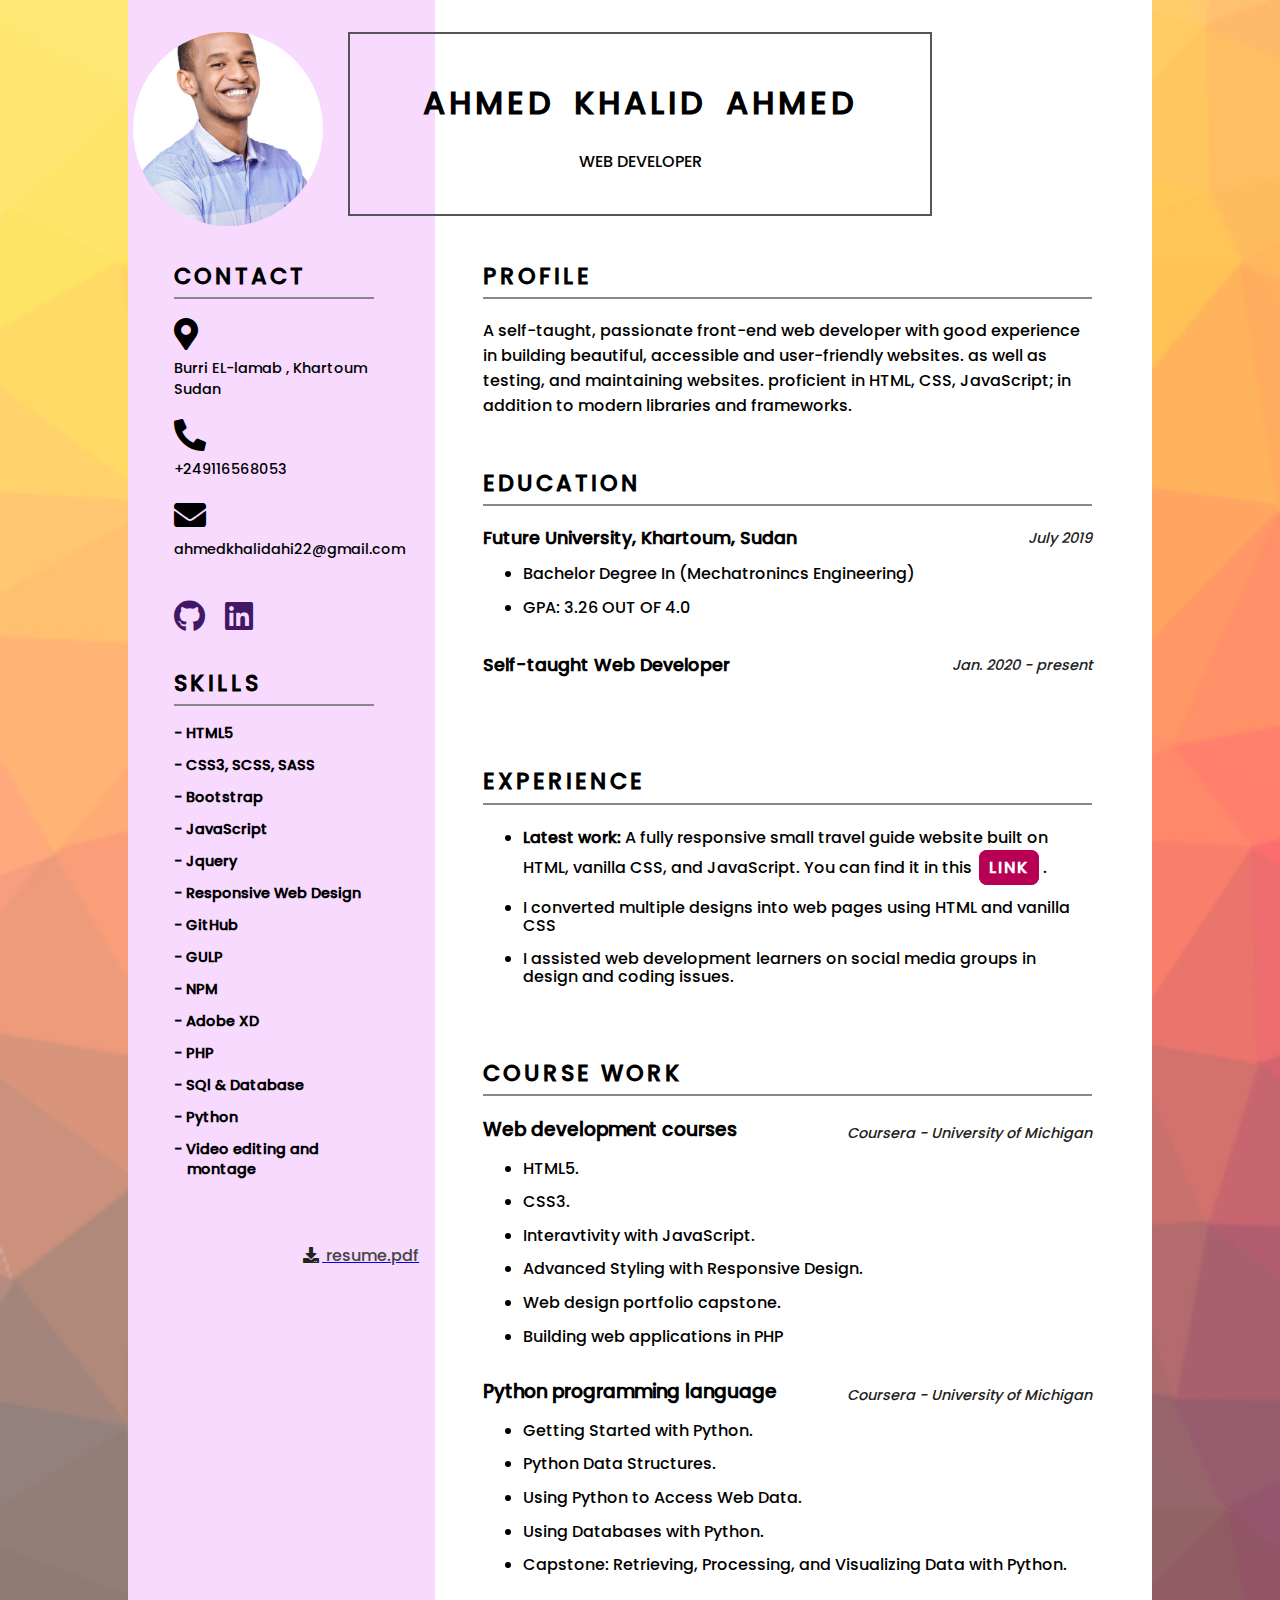
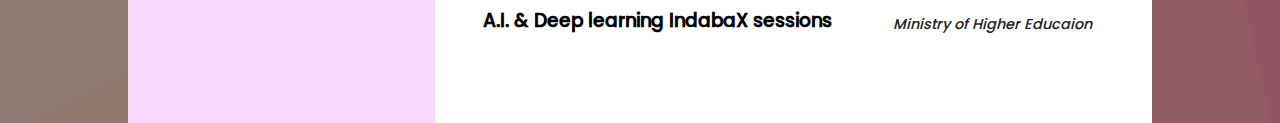
<file: index.html>
<!DOCTYPE html>
<html lang="en">
<HEAD>
<link rel="stylesheet" type="text/css" href="css/resume.css">
  <meta name="viewport" content="width=device-width, initial-scale=1.0">
  <link rel="stylesheet" href="https://cdnjs.cloudflare.com/ajax/libs/font-awesome/4.7.0/css/font-awesome.min.css">
  <link rel="stylesheet" href="css/fontawesome/css/all.css">
<TITLE>resume</TITLE>
</HEAD>

<body>

<div class="grid">
	<div class="cell c1">
		<div class="details">
			<h2>CONTACT</h2>
			<div class="det address">
				<i class="fas fa-map-marker-alt fa-2x"></i>
				<p>  Burri EL-lamab , Khartoum <span class="sudan"> Sudan </span>  </p>
			</div>
			<div class="det phone">
				<i class="fas fa-phone-alt fa-2x"></i>
				<p>  +249116568053</p>
			</div>
			<div class="det email"> 
				<i class="fas fa-envelope fa-2x"></i> 
				<p> ahmedkhalidahi22@gmail.com</p>			
			</div>

			<span class="socials">
				<a class="github"  href="https://github.com/ahmedkhalidahi22"><i class="fab fa-github fa-2x"></i>
				</a>
				<a class="linkedin" href="https://www.linkedin.com/in/ahmed-khalid-ahmed-8a108a208/"><i class="fab fa-linkedin fa-2x"></i>
				</a>
			</span>
		</div>

		<div class="skills">
			<h2>SKILLS</h2>

			<ul class="ul1">
				<li class="skls s1" >
					<h3>- HTML5</h3>
				</li >
				<li class="skls s2">
					<h3>- CSS3, SCSS, SASS</h3>
				</li>
				<li class="skls s2">
					<h3>- Bootstrap</h3>
				</li>
				<li class="skls s3">
					<h3>- JavaScript</h3>
				</li>
                                <li class="skls s3">
					<h3>- Jquery</h3>
				</li>
				<li class="skls s3">
					<h3>- Responsive Web Design</h3>
				</li>
				<li class="skls s3">
					<h3>- GitHub</h3>
				</li>							
				<li class="skls s3">
					<h3>- GULP</h3>
				</li>
				<li class="skls s3">
					<h3>- NPM</h3>
				</li>
				<li class="skls s3">
					<h3>- Adobe XD</h3>
				</li>
				<li class="skls s3">
					<h3>- PHP</h3>
				</li>	
				<li class="skls s3">
					<h3>- SQl & Database</h3>
				</li>	
				<li class="skls s3">
					<h3>- Python</h3>
				</li>
				<li class="skls s3">
					<h3>- Video editing and <span class="mont">montage</span></h3>
				</li>

			</ul>
		</div>

		<a class="resume" href="https://drive.google.com/file/d/1uMXJ_wRI-ckHwBQuBr2P5z27xL7T1RMq/view?usp=sharing">
			<i class="fas fa-download fa-x1"></i>
			<span>resume.pdf</span>
		</a>

</div>

	<div class="cell c2">
		<section class="sec prof">
			<h2> PROFILE</h2>
			<p>A self-taught, passionate front-end web developer with good experience in building beautiful, accessible and user-friendly websites. as well as testing, and maintaining websites. proficient in HTML, CSS, JavaScript; in addition to modern libraries and frameworks.</p>

		</section>


		<section class="sec ed">
			<h2>EDUCATION</h2>
			<h3>Future University, Khartoum, Sudan </h3> 
			<span class="sp">July 2019</span>
			<ul class="ed-ul">
				<li>
					<p>Bachelor Degree In (Mechatronincs Engineering)</p>
				</li>
				<li>
					<p>GPA: 3.26 OUT OF 4.0</p>
				</li>
			</ul>
			<h3 class="second-h3">Self-taught Web Developer </h3> 
			<span class="sp">Jan. 2020 - present</span>
		</section>

		<section class="sec ex">
			<h2>EXPERIENCE</h2> 
			<ul class="ex-ul">

				<li>
					<p class="web"> <b>Latest work: </b> A fully responsive small travel guide website built on HTML, vanilla CSS, and JavaScript. You can find it in this  <a class="link" href="https://ahmedkhalidahi22.github.io/your-journey/index.html"> link</a> .</p>
				</li>
				<li>
					<p> I converted multiple designs into web pages using HTML and vanilla CSS</p>
				</li>
				<li>
					<p> I assisted web development learners on social media groups in design and coding issues.</p>
				</li>
			</ul>
		</section>

		<section class="sec cw">
			<h2>COURSE WORK</h2>
			<h3>Web development courses</h3>
			<span class="sp long">Coursera - University of Michigan</span> 
			<ul class="cw-ul">
				<li>
					<p>HTML5.</p>
				</li>
				<li>
					<p>CSS3.</p>
				</li>
				<li>
					<p>Interavtivity with JavaScript.</p>
				</li>
				<li>
					<p>Advanced Styling with Responsive Design.</p>
				</li>
				<li>
					<p>Web design portfolio capstone.</p>
				</li>
				<li>
					<p>Building web applications in PHP</p>
				</li>			
			</ul>
			<h3>Python programming language</h3> 
			<span class="sp long" >Coursera - University of Michigan</span>
			<ul class="cw-ul">
				<li>
					<p>Getting Started with Python.</p>
				</li>
				<li>
					<p>Python Data Structures.</p>
				</li>
				<li>
					<p>Using Python to Access Web Data.</p>
				</li>
				<li>
					<p>Using Databases with Python.</p>
				</li>
				<li>
					<p>Capstone: Retrieving, Processing, and Visualizing Data with Python.</p>
				</li>			
			</ul>
			<h3>A.I. & Deep learning IndabaX sessions </h3> 
			<span class="sp long" >Ministry of Higher Educaion</span>
			
		</section>


	</div>

</div>

<div class="header">
	<img src="images/me2.jpg">
	<div class="title">
		<h1>AHMED KHALID AHMED</h1>
		<p>WEB DEVELOPER</p>
	</div>	

</div>

</body>
</html>
</file>
<file: css/resume.css>
@media only screen and (max-width: 1099px)
{


html{
	font-family:poppins-M;
	background-color: #e4e4e4;
	background-image: url("../images/bg3.png");
	background-size: cover;
}

@font-face {
  font-family:poppins-M;
  src: url(fonts/Poppins-Medium.ttf);
}

body{

    margin: 0px 5% 0px 5%; 
    background-color: #fff;
    position: relative;

}

.header{
	display: block;
	width:  100%;
	text-align: center;
	padding-top: 2em;
	position: absolute;
	top:0;
	z-index: 1;
		background: #28648e;
}
img{
	width:200px;
	border-radius: 100%;
}
.title{
	width:88%;
	background: #28648e;
	color: white;
	margin: 0px auto;
	padding: 1.5em 0.5em 1.5em 0.5em;
	
}
h1{
	letter-spacing: 4px;
	word-spacing: 8px;
	font-size: 1.4em;
}
.grid{
	display: grid;
	grid-template-rows: 0.5fr 1fr;
}
.c1{
	display: inline-block;
	width: 100%;
	background-color:/*#f4f4f4*/ #e26dff40;
  background:linear-gradient(117deg, #e26dff52, #ebf0ff);
	position: relative;
	padding-top: 27em;
	padding-bottom: 2em;

}
.details , .skills{
width: 65%;
margin:0px auto;
margin-left: 3em;
}
.skills{
	margin-top: 10%;
}
.socials{
	display: block;
	margin-top: 30px;
}
.socials i{
	color: #401865;
	text-decoration: none;
}
.socials i:hover{
	color: #451d6b;

}
.socials a{
	text-decoration: none;
}
.linkedin{
	margin-left: 1em;
}
.details> h2 , .skills h2{
	padding-bottom: 0.2em;
	border-bottom: solid 2px #28648e; 
	letter-spacing: 3px;
	font-size: 1.5em;

}
.det> h3 , .skls> h3{
	font-size: 1.05em;
}
.det> p , .skls> p{
	margin-top: 3px;
	font-size: 0.9em;
}
.det{
	margin-bottom: 1.2em;
}
.skls> h3{
font-size: 0.9em;	
}
.mont{
display:block;
margin-left:13px;
margin-top: 3px;
}
 .ul1 {
	margin: 0px;
	padding-left: 0;
	list-style-type: none;
}
.resume{
	display: block;
	text-align: right;
	padding-right: 1em;
}
.resume>i{
	margin-right: 0.2em;
	color: #222;
	}
.resume>span{
	color: #444;
}
.resume:hover i ,  .resume:hover span{
	color:#000;
} 
.c2{
display: inline-block;
width: 75%;
float: right;
padding-top: 2.5em;
clear: both;
padding-left: 2em;

}
.c2 > section{
	width: 100%;
	margin-bottom: 3em;
	padding-left: 1em;
}
section > h2 {
	padding-bottom: 0em;
	width: 88%;
	letter-spacing: 3px;
	font-size: 1.5em;
	color: #28648e;
	margin-bottom: 0px;

}
/* Experience SECTION  */

ul> li {
	line-height: 19px;
}
.ex-ul > li{
	line-height: 29px;
}
.link{
	text-decoration: none;
	background: #b70054;
	color: white;
	text-transform: uppercase;
	font-weight: bold;
	letter-spacing: 2px;
	padding: 5px 9px;
	border-radius: 8px;
	margin-left: 3px;
	transition: all 0.3s;
	border: solid 1px #b70054;
}
.link:hover {
	background: #fff;
	color: #b70054;
	border: 1px solid #b70054;
}
/* EDUCATION SECTION  */
.ed >h3{
	font-size: 0.97em;
}
.sp {
	display: block;
	font-style: italic;
	font-size: 0.9em;
	position: relative;
	width:100%;
	font-weight: 100;
	color:#222;
	text-align: left;
	bottom: 15px;
}
.long{
	bottom: 15px;
	text-align: left;
}
ul{
	line-height: 1.1em;
}
.ed-ul{
	margin-top: -17px;
}
.second-h3{
margin-top: 2em;
}
/* COURSE SECTION  */

.cw{
	margin-top: 70px;
}
.cw>h3{
	font-size: 0.97em;
}
.cw-ul{
	margin-top:-20px;
	margin-bottom: 2em;
}
}







@media only screen and (min-width: 1100px) and (max-width: 1202px)
{


html{
	font-family:poppins-M;
	background-color: #e4e4e4;
	background-image: url("../images/bg3.png");
	background-size: cover;
}

@font-face {
  font-family:poppins-M;
  src: url(fonts/Poppins-Medium.ttf);
}

body{

    margin: 0px 10% 0px 10%; 
    background-color: #fff;
    position: relative;

}

.header{
	display: block;
	width:  100%;
	text-align: center;
	padding-top: 2em;
	position: absolute;
	top:0;
	z-index: 1;
	background-color: transparent;
}

.title{
	width:55%; 
	margin: 0px auto;
	border:solid 2px #555;
	padding: 1.5em 0.5em 1.5em 0.5em;
	
}
h1{
	letter-spacing: 4px;
	word-spacing: 8px;
}
img{
width: 170px;
position: absolute;
left: 5px;
border-radius: 100%;

}
.grid{
	display: grid;
	grid-template-columns: 33% 67%;
}
.c1{
	display: inline-block;
	width: 100%;
	background-color:/*#f4f4f4*/ #e26dff40;
	position: relative;
	padding-top: 15em;

}
i{display: hidden}
.details , .skills{
width: 65%;
margin:0px auto;
margin-left: 15%;
}
.skills{
	margin-top: 10%;
}
.socials{
	display: block;
	margin-top: 40px;
}
.socials i{
	color: #401865;
	text-decoration: none;
}
.socials i:hover{
	color: #602d91;

}
.socials a{
	text-decoration: none;
}
.linkedin{
	margin-left: 1em;
}
.details> h2 , .skills h2{
	padding-bottom: 0.2em;
	border-bottom: solid 2px #888; 
	letter-spacing: 3px;
	font-size: 1.4em;

}
.det> h3 , .skls> h3{
	font-size: 1.05em;
}
.det> p , .skls> p{
	margin-top: 5px;
	font-size: 0.9em;
}
.det{
	margin-bottom: 1.2em
}
.skls> h3{
font-size: 0.9em;	
}
.mont{
display:block;
margin-left:13px;
margin-top: 3px;
}
 .ul1 {
	margin: 0px;
	padding-left: 0;
	list-style-type: none;
}
.resume{
	display: block;
	text-align: right;
	padding-right: 1em;
	margin-top: 4em;
}
.resume>i{
	margin-right: 0.2em;
	color: #222;
	}
.resume>span{
	color: #444;
}
.resume:hover i ,  .resume:hover span{
	color:#000;
} 
.c2{
display: inline-block;
width: 85%;
float: right;
padding-top: 15em;
clear: both;
padding-left: 2em;

}
.c2 > section{
	width: 100%;
	margin-bottom: 3em;
	padding-left: 1em;
}
section > h2 {
	padding-bottom: 0.2em;
	border-bottom: solid 2px #888;
	width: 100%;
	letter-spacing: 3px;
	font-size: 1.4em;

}
/* Experience SECTION  */

.web{
	line-height: 30px;
}
.link{
	text-decoration: none;
	background: #b70054;
	color: white;
	text-transform: uppercase;
	font-weight: bold;
	letter-spacing: 2px;
	padding: 5px 9px;
	border-radius: 8px;
	margin-left: 3px;
	transition: all 0.3s;
	border: solid 1px #b70054;
}
.link:hover {
	background: #fff;
	color: #b70054;
	border: 1px solid #b70054;
}
/* EDUCATION SECTION  */
.ed >h3{
	font-size: 1.1em;
}
.sp {
	display: block;
	font-style: italic;
	font-size: 0.9em;
	position: relative;
	width:100%;
	font-weight: 100;
	color:#222;
	text-align: right;
	bottom: 40px;
}
.long{
	bottom: 15px;
	text-align: left;
}
ul{
	line-height: 1.1em;
}
.ed-ul{
	margin-top: -10px;
}
.second-h3{
margin-top: 2em;
}
/* COURSE SECTION  */

.cw{
	margin-top: 70px;
}
.cw-ul{
	margin-top:-20px;
	margin-bottom: 2em;
}
}













@media only screen and (min-width: 1203px) and (max-width: 1693px){


html{
	font-family:poppins-M;
	background-color: #e4e4e4;
	background-image: url("../images/bg3.png");
	background-size: cover;
}

@font-face {
  font-family:poppins-M;
  src: url(fonts/Poppins-Medium.ttf);
}

body{

    margin: 0px 10% 0px 10%; 
    background-color: #fff;
    position: relative;

}

.header{
	display: block;
	width:  100%;
	text-align: center;
	padding-top: 2em;
	position: absolute;
	top:0;
	z-index: 1;
	background-color: transparent;
}
.title{
	width:55%; 
	margin: 0px auto;
	border:solid 2px #555;
	padding: 1.5em 0.5em 1.5em 0.5em;
	
}
h1{
	letter-spacing: 4px;
	word-spacing: 8px;
}
img{
width: 190px;
position: absolute;
left: 5px;
border-radius: 100%;

}
.grid{
	display: grid;
	grid-template-columns: 30% 70%;
}
.c1{
	display: inline-block;
	width: 100%;
	background-color:/*#f4f4f4*/ #e26dff40;
	position: relative;
	padding-top: 15em;

}
i{display: hidden}
.details , .skills{
width: 65%;
margin:0px auto;
margin-left: 15%;
}
.skills{
	margin-top: 10%;
}
.socials{
	display: block;
	margin-top: 40px;
}
.socials i{
	color: #401865;
	text-decoration: none;
}
.socials i:hover{
	color: #602d91;

}
.socials a{
	text-decoration: none;
}
.linkedin{
	margin-left: 1em;
}
.linkedin:hover ,.github:hover{
	color:#59436d;
}
.details> h2 , .skills h2{
	padding-bottom: 0.2em;
	border-bottom: solid 2px #888; 
	letter-spacing: 3px;
	font-size: 1.4em;

}
.det> h3 , .skls> h3{
	font-size: 1.05em;
}
.det> p , .skls> p{
	margin-top: 5px;
	font-size: 0.9em;
}
.det{
	margin-bottom: 1.2em;
}
.skls> h3{
font-size: 0.9em;	
}
.mont{
display:block;
margin-left:13px;
margin-top: 3px;
}
 .ul1 {
	margin: 0px;
	padding-left: 0;
	list-style-type: none;
}
.resume{
	display: block;
	text-align: right;
	padding-right: 1em;
	margin-top: 4em;
}
.resume>i{
	margin-right: 0.2em;
	color: #222;
	}
.resume>span{
	color: #444;
}
.resume:hover i ,  .resume:hover span{
	color:#000;
} 
.c2{
display: inline-block;
width: 85%;
float: right;
padding-top: 15em;
clear: both;
padding-left: 2em;

}
.c2 > section{
	width: 100%;
	margin-bottom: 3em;
	padding-left: 1em;
}
section > h2 {
	padding-bottom: 0.2em;
	border-bottom: solid 2px #888;
	width: 100%;
	letter-spacing: 3px;
	font-size: 1.4em;

}
/* Experience SECTION  */

.web{
	line-height: 30px;
}
.link{
	text-decoration: none;
	background: #b70054;
	color: white;
	text-transform: uppercase;
	font-weight: bold;
	letter-spacing: 2px;
	padding: 5px 9px;
	border-radius: 8px;
	margin-left: 3px;
	transition: all 0.3s;
	border: solid 1px #b70054;
}
.link:hover {
	background: #fff;
	color: #b70054;
	border: 1px solid #b70054;
}
/* EDUCATION SECTION  */
.ed >h3{
	font-size: 1.1em;
}
.sp {
	display: block;
	font-style: italic;
	font-size: 0.9em;
	position: relative;
	width:100%;
	font-weight: 100;
	color:#222;
	text-align: right;
	bottom: 40px;
}
ul{
	line-height: 1.1em;
}
.ed-ul{
	margin-top: -40px;
}
.second-h3{
margin-top: 2em;
}

/* COURSE SECTION  */

.cw{
	margin-top: 70px;
}
.cw-ul{
	margin-top:-40px;
	margin-bottom: 2em;
}
}












@media only screen and (min-width: 1694px) {


html{
	font-family:poppins-M;
	background-color: #e4e4e4;
	background-image: url("../images/bg3.png");
	background-size: cover;
}

@font-face {
  font-family:poppins-M;
  src: url(fonts/Poppins-Medium.ttf);
}

body{

    margin: 0px 10% 0px 10%; 
    background-color: #fff;
    position: relative;

}

.header{
	display: block;
	width:  100%;
	text-align: center;
	padding-top: 2em;
	position: absolute;
	top:0;
	z-index: 1;
	background-color: transparent;
}
.title{
	width:55%; 
	margin: 0px auto;
	border:solid 2px #555;
	padding: 1.5em 0.5em 1.5em 0.5em;
	
}
h1{
	letter-spacing: 4px;
	word-spacing: 8px;
}
img{
width: 200px;
position: absolute;
left: 86px;
border-radius: 100%;

}
.grid{
	display: grid;
	grid-template-columns: 27% 73%;
}
.c1{
	display: inline-block;
	width: 100%;
	background-color:/*#f4f4f4*/ #e26dff40;
	position: relative;
	padding-top: 15em;

}

 i { 
	color: black;

}
.details , .skills{
width: 65%;
margin:0px auto;
margin-left: 26%;
}
.socials{
	display: block;
	margin-top: 40px;
}
.socials i{
	color: #401865;
	text-decoration: none;
}
.socials i:hover{
	color: #602d91;

}
.socials a{

	text-decoration: none;
}
.linkedin{
	margin-left: 1em;
}
.skills{
	margin-top: 10%;
}
.details> h2 , .skills h2{
	padding-bottom: 0.2em;
	border-bottom: solid 2px #888; 
	letter-spacing: 3px;
	font-size: 1.4em;

}
.det> h3 , .skls> h3{
	font-size: 1.05em;
}
.det> p , .skls> p{
	margin-top: 0px;
	font-size: 0.9em;
}
.det{
margin-bottom: 1.2em;
}
.skls> h3{
font-size: 1em;	
}
 .ul1 {
	margin: 0px;
	padding-left: 0;
	list-style-type: none;
}
.resume{
	display: block;
	text-align: right;
	padding-right: 1em;
	margin-top: 4em;
}
.resume>i{
	margin-right: 0.2em;
	color: #222;
	}
.resume>span{
	color: #444;
}
.resume:hover i ,  .resume:hover span{
	color:#000;
} 
.c2{
display: inline-block;
width: 70%;
float: right;
padding-top: 15em;
clear: both;
padding-left: 2em;

}
.c2 > section{
	width: 100%;
	margin-bottom: 4em;
	padding-left: 1em;
}
section > h2 {
	padding-bottom: 0.2em;
	border-bottom: solid 2px #888;
	width: 100%;
	letter-spacing: 3px;
	font-size: 1.4em;

}


/* EDUCATION SECTION  */
.ed >h3{
	font-size: 1.1em;
}
.sp {
	display: block;
	font-style: italic;
	font-size: 0.9em;
	position: relative;
	width:100%;
	font-weight: 100;
	color:#222;
	text-align: right;
	bottom: 40px;
}
.ed-ul{
	margin-top: -40px;
}
ul{
	line-height: 1.1em;
}
.second-h3{
	margin-top: 2em;
}

/* Experience SECTION  */
.ex{
	margin-top:-35px;
}
.web{
	line-height: 30px;
}
.link{
	text-decoration: none;
	background: #b70054;
	color: white;
	text-transform: uppercase;
	font-weight: bold;
	letter-spacing: 2px;
	padding: 5px 9px;
	border-radius: 8px;
	margin-left: 3px;
	transition: all 0.3s;
	border: solid 1px #b70054;
}
.link:hover {
	background: #fff;
	color: #b70054;
	border: 1px solid #b70054;
}
/* COURSE SECTION  */

.cw{
	margin-top: 70px;
}
.cw-ul{
	margin-top:-40px;
	margin-bottom: 2em;
}

}
</file>
